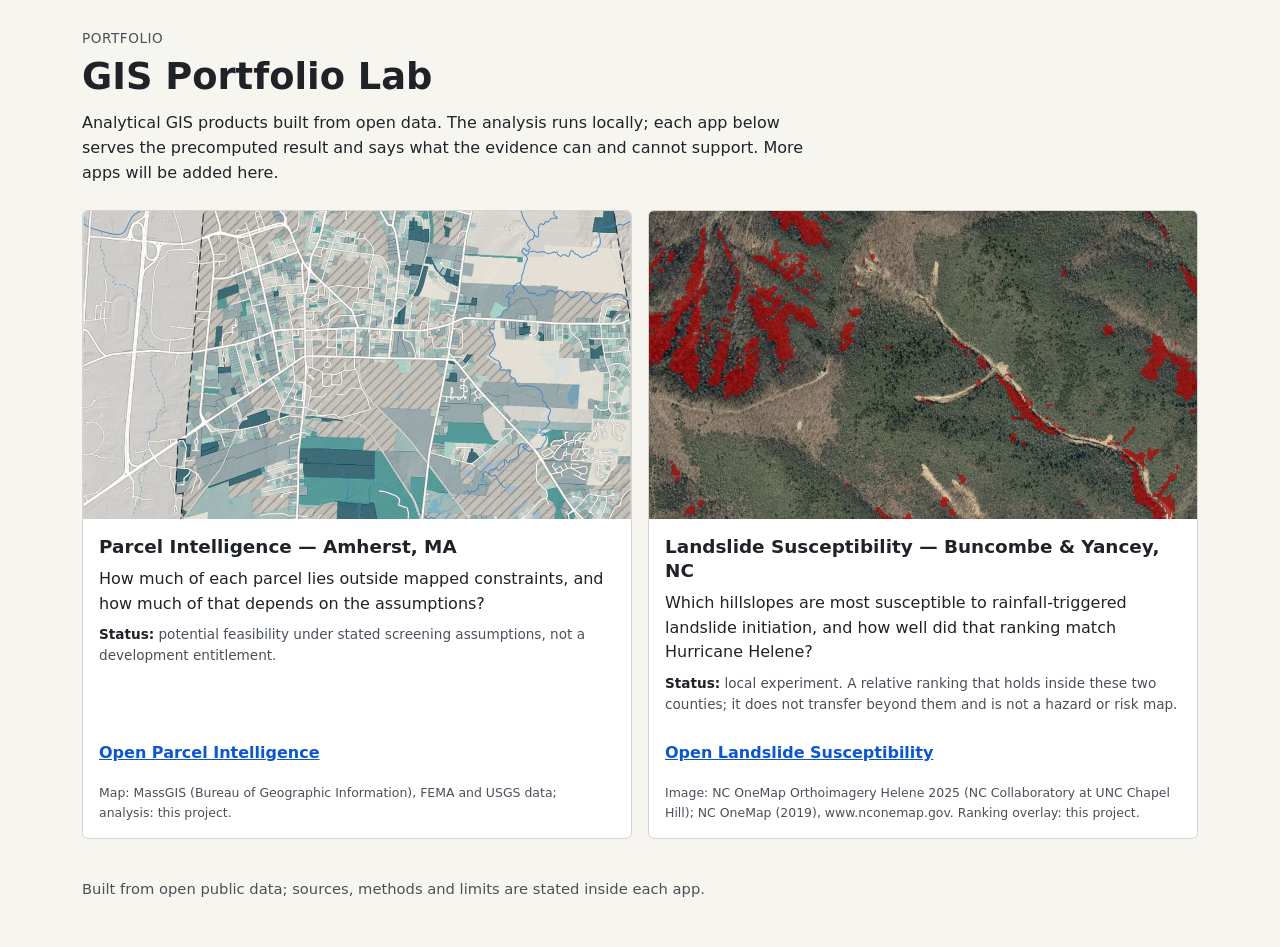
<file: site/index.html>
<!doctype html>
<html lang="en">
<head>
<meta charset="utf-8">
<meta name="viewport" content="width=device-width, initial-scale=1">
<title>GIS Portfolio Lab</title>
<meta name="description" content="Analytical GIS products built from open data. Each app serves precomputed results and states what its evidence can and cannot support.">
<style>
:root {
  --paper: #f7f5f0;
  --surface: #ffffff;
  --ink: #1f2328;
  --ink-2: #4a5059;
  --rule: #d9d4c9;
  --focus: #0b57d0;
  --font: system-ui, -apple-system, "Segoe UI", Roboto, "Helvetica Neue", Arial, sans-serif;
  --radius: 6px;
  --gutter: clamp(16px, 3vw, 32px);
}
* { box-sizing: border-box; }
html { -webkit-text-size-adjust: 100%; }
body { margin: 0; background: var(--paper); color: var(--ink); font: 16px/1.55 var(--font); }
a { color: var(--focus); }
:focus-visible { outline: 3px solid var(--focus); outline-offset: 2px; }
main, header, footer { max-width: 1180px; margin: 0 auto; padding-left: var(--gutter); padding-right: var(--gutter); }
header { padding-top: 28px; }
.eyebrow { margin: 0 0 6px; font-size: 0.85rem; letter-spacing: 0.04em; text-transform: uppercase; color: var(--ink-2); }
h1 { font-size: clamp(1.5rem, 1.1rem + 1.8vw, 2.3rem); line-height: 1.2; margin: 0 0 12px; max-width: 30ch; }
.lede { max-width: 72ch; margin: 0 0 24px; }
.apps { list-style: none; margin: 0; padding: 0; display: grid; gap: 16px; grid-template-columns: repeat(auto-fit, minmax(min(100%, 320px), 1fr)); }
.card { background: var(--surface); border: 1px solid var(--rule); border-radius: var(--radius); height: 100%; display: flex; flex-direction: column; }
.sr-only { position: absolute; width: 1px; height: 1px; overflow: hidden; clip: rect(0 0 0 0); white-space: nowrap; }
.card { overflow: hidden; }
.card .body { padding: 16px; display: flex; flex-direction: column; gap: 8px; flex: 1; }
.card img { display: block; width: 100%; height: auto; aspect-ratio: 16 / 9; object-fit: cover; background: var(--rule); }
.credit { font-size: 0.78rem; color: var(--ink-2); }
.card h2 { font-size: 1.15rem; line-height: 1.3; margin: 0; }
.card p { margin: 0; }
.status { font-size: 0.85rem; color: var(--ink-2); }
.status b { color: var(--ink); }
.open { margin-top: auto; padding-top: 8px; font-weight: 600; display: inline-block; min-height: 44px; line-height: 44px; }
footer { padding-top: 24px; padding-bottom: 32px; color: var(--ink-2); font-size: 0.92rem; }
</style>
</head>
<body>
<header>
  <p class="eyebrow">Portfolio</p>
  <h1>GIS Portfolio Lab</h1>
  <p class="lede">
    Analytical GIS products built from open data. The analysis runs locally; each app below serves the precomputed
    result and says what the evidence can and cannot support. More apps will be added here.
  </p>
</header>

<main>
  <ul class="apps">
    <li>
      <article class="card">
        <img src="img/parcel-intelligence.jpg" width="960" height="540" alt="Map of Amherst parcels shaded by how many assumption sets leave a qualifying patch; hatched parcels are constrained." loading="lazy">
        <div class="body">
        <h2>Parcel Intelligence — Amherst, MA</h2>
        <p>How much of each parcel lies outside mapped constraints, and how much of that depends on the assumptions?</p>
        <p class="status"><b>Status:</b> potential feasibility under stated screening assumptions, not a development entitlement.</p>
        <a class="open" href="parcel-intelligence/">Open Parcel Intelligence <span class="sr-only">(Amherst, MA)</span></a>
        <p class="credit">Map: MassGIS (Bureau of Geographic Information), FEMA and USGS data; analysis: this project.</p>
        </div>
      </article>
    </li>
    <li>
      <article class="card">
        <img src="img/landslide-susceptibility.jpg" width="960" height="540" alt="Aerial image of hillslopes in Buncombe County after Hurricane Helene, with the top 10 percent of the susceptibility ranking in red." loading="lazy">
        <div class="body">
        <h2>Landslide Susceptibility — Buncombe &amp; Yancey, NC</h2>
        <p>Which hillslopes are most susceptible to rainfall-triggered landslide initiation, and how well did that ranking match Hurricane Helene?</p>
        <p class="status"><b>Status:</b> local experiment. A relative ranking that holds inside these two counties; it does not transfer beyond them and is not a hazard or risk map.</p>
        <a class="open" href="landslide-susceptibility/">Open Landslide Susceptibility <span class="sr-only">(Buncombe and Yancey, NC)</span></a>
        <p class="credit">Image: NC OneMap Orthoimagery Helene 2025 (NC Collaboratory at UNC Chapel Hill); NC OneMap (2019), www.nconemap.gov. Ranking overlay: this project.</p>
        </div>
      </article>
    </li>
  </ul>
</main>

<footer>
  <p>Built from open public data; sources, methods and limits are stated inside each app.</p>
</footer>
</body>
</html>
</file>
